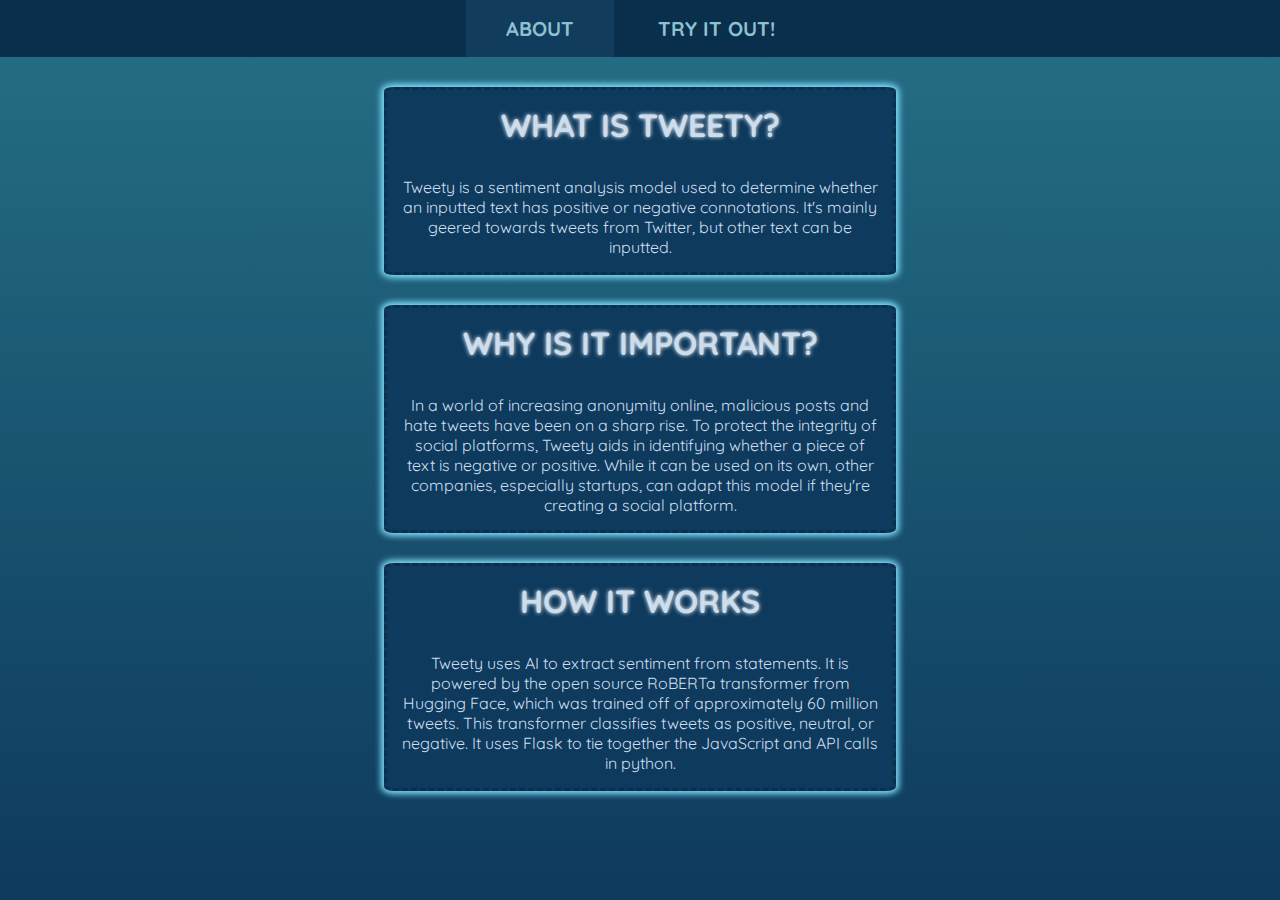
<file: index.html>
<!DOCTYPE html>
<html>

<head>
  <title>Tweety</title>
  <meta charset="utf-8">
  <meta name="viewport" content="width=device-width">
  <title>replit</title>
  <link href="style.css" rel="stylesheet" type="text/css" />
    <script src="script.js" defer></script>
<link rel="preconnect" href="https://fonts.googleapis.com">
<link rel="preconnect" href="https://fonts.gstatic.com" crossorigin>
<link href="https://fonts.googleapis.com/css2?family=Montserrat&family=Quicksand:wght@400;700&display=swap" rel="stylesheet">

</head>

<body>

   <!-- Navigation bar -->
     <nav>
       <ul>
         <li>
          <a class = "active" href="index.html">ABOUT</a> 
         </li>
         <li>
          <a href="try.html">TRY IT OUT!</a>   
        </li>
       </ul>
     </nav>

  <main>

    <div class = "about">
      <h1>WHAT IS TWEETY?</h1>
    <p> Tweety is a sentiment analysis model used to determine whether an inputted text has positive or negative connotations. It's mainly geered towards tweets from Twitter, but other text can be inputted.</p>

    </div>

    <div class = "importance">
    
  <h1>WHY IS IT IMPORTANT?</h1>
    <p> In a world of increasing anonymity online, malicious posts and hate tweets have been on a sharp rise. To protect the integrity of social platforms, Tweety aids in identifying whether a piece of text is negative or positive. While it can be used on its own, other companies, especially startups, can adapt this model if they're creating a social platform. </p>
      
      
    </div>


    <div class = "works">
     <h1>HOW IT WORKS</h1>
    <p> Tweety uses AI to extract sentiment from statements. It is powered by the open source RoBERTa transformer from Hugging Face, which was trained off of approximately 60 million tweets. This transformer classifies tweets as positive, neutral, or negative. It uses Flask to tie together the JavaScript and API calls in python.</p>

    </div>


    
  </main>

  

  
  <!--
  This script places a badge on your repl's full-browser view back to your repl's cover
  page. Try various colors for the theme: dark, light, red, orange, yellow, lime, green,
  teal, blue, blurple, magenta, pink!
  -->

</body>

</html>
</file>
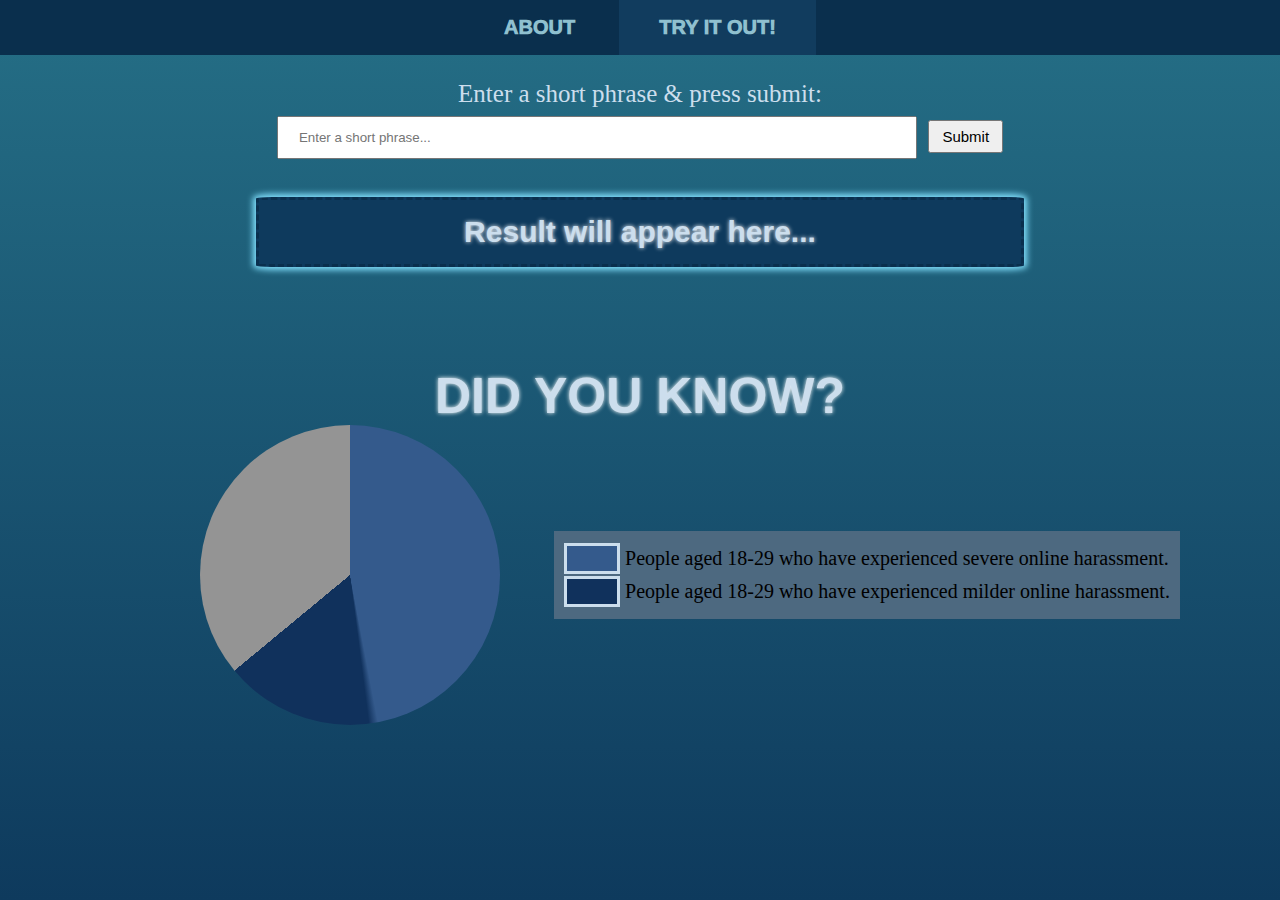
<file: try.html>
<!DOCTYPE html>
<html>

<head>
  <title>Tweety</title>
  <meta charset="utf-8">
  <meta name="viewport" content="width=device-width">
  <title>replit</title>
  <link href="style.css" rel="stylesheet" type="text/css" />
    <script src="script.js" defer></script>
</head>

<body>

   <!-- Navigation bar -->
     <nav>
       <ul>
         <li>
          <a href="index.html">ABOUT</a> 
         </li>
         <li>
          <a class = "active" href="try.html">TRY IT OUT!</a>   
        </li>
       </ul>
     </nav>

  <main>
    
<label id="enterPhrase"> Enter a short phrase & press submit: </label>
    <p></p>
<input id = "userInput" type="text" placeholder="Enter a short phrase...">

<button onclick = "analyzeText()" id = "enterBtn">Submit</button>

<h2 id = "result"> Result will appear here...</h2>



  <h1 id = "header"> DID YOU KNOW? </h1>
<div id = "wrapper">
      
  <div id = "pieChart"> </div>
        
  <div id = "pieKey"> 
    <div class="entry">
      <div id="color-lightBlue" class="entry-color">            </div>
      <div class="entry-text">People aged 18-29 who have experienced severe online harassment.</div>
    </div>
    <div class="entry">
      <div id="color-blue" class="entry-color">            </div>
      <div class="entry-text">People aged 18-29 who have experienced milder online harassment.</div>
    </div>
        
  </div>
</div>


    
  </main>

  
  <!--
  This script places a badge on your repl's full-browser view back to your repl's cover
  page. Try various colors for the theme: dark, light, red, orange, yellow, lime, green,
  teal, blue, blurple, magenta, pink!
  -->

</body>

</html>
</file>
<file: style.css>
*
{
  margin:0px;
  padding:0px;
  text-align:center;
}

html {
  height: 100%;
  width: 100%;
}

/* STYLE NAV BAR */
nav {
  list-style-type: none;
  background-color: #0a2f4d;
  overflow:hidden;
  padding: 1em;
  text-align: center;
}
ul {
  list-style-type: none;
}
li{
  display: inline;
}

li a{
 
  text-decoration: none;
  font-size:20px;
  color: #8fc0cf;
  padding: 2em;
  font-family: 'Quicksand', sans-serif;
  font-weight:1000;
}

li a:hover:not(.active){
  background-color: #021c30;
}

.active {
  background-color: #113c5e;
}

h1 {
  margin-bottom: 1em;
  text-shadow:0 0 4px white;
  font-family: 'Quicksand', sans-serif;
}

body
{
  background-image:linear-gradient(#256f86, #0e3a5d);
   background-color: #0e3a5d;
}

/* STYLE text boxes */

@keyframes boxIn
{
  from
  {
    opacity:0;
  }
  to
  {
    opacity:100;
  }
}

.about
{
  animation: boxIn 3s;
  background-color: #0e3a5d;
  color:#ccdeed;
  border-radius: 2%;
  padding: 15px;
  margin-top: 30px;
  margin-left: 30%;
  margin-right: 30%;
  font-family: 'Quicksand', sans-serif;
  border-color: #0a2f4d;
  box-shadow: 0px 0px 6px 3px #82e1fe;
  border-style: dashed;
}

.importance
{
  animation: boxIn 5s;
  background-color: #0e3a5d;
  color:#ccdeed;
  border-radius: 2%;
  padding: 15px;
  margin-top: 30px;
  margin-left: 30%;
  margin-right: 30%;
  font-family: 'Quicksand', sans-serif;
  border-color: #0a2f4d;
  box-shadow: 0px 0px 6px 3px #82e1fe;
  border-style: dashed;
}

.works
{
  animation: boxIn 7s;
  background-color: #0e3a5d;
  color:#ccdeed;
  border-radius: 2%;
  padding: 15px;
  margin-top: 30px;
  margin-left: 30%;
  margin-right: 30%;
  font-family: 'Quicksand', sans-serif;
  border-color: #0a2f4d;
  box-shadow: 0px 0px 6px 3px #82e1fe;
  border-style: dashed;
}



input[type=text] {
  width: 50%;
  padding: 12px 20px;
  margin: 8px 0;
  box-sizing: border-box;
  text-align:left;
}

input[type=text]:focus {
  background-color:#d0dbf2;
}

#enterPhrase
{
  display:inline-block;
  margin-top:1em;
  font-size:25px;
  color:#ccdeed;
}

#enterBtn
{
  display:inline-block;
  padding: 6px 12px;
  font-size:15px;
  cursor:pointer;
  margin-left:0.5em;
}

#enterBtn:hover
{
  background-color:white;
}

.disabled
{
  opacity:0.5;
  cursor:not-allowed;
}

#result
{
  background-color: #0e3a5d;
  color:#ccdeed;
  border-radius: 2%;
  padding: 15px;
  margin-top: 1em;
  font-size: 30px;
  text-shadow:0 0 4px white;
  font-family: 'Quicksand', sans-serif;
  margin-left: 20%;
  margin-right: 20%;
  border-color: #0a2f4d;
  box-shadow: 0px 0px 6px 3px #82e1fe;
  border-style: dashed;
}

#header{
  margin-top:2em;
  color:#ccdeed;
  font-size:50px;
  margin-bottom:0em;
}

.wrapper
{
  text-align: center;
  display:inline-block;
  align-items: center;
  justify-content: center;
  flex-direction:row;
}

#pieChart
{
  display: inline-block;
  height:300px;
  width:300px;
  border-radius:50%;
  background: conic-gradient(#345a8c 0.00% 47%, #10315c 48% 64%, #949494 64%);
  margin-left:100px;
  vertical-align: middle;
}

#pieKey
{
  display: inline-block;
  margin-left:50px;
  padding:10px;
  background-color:#4d6980;
  vertical-align: middle;
}

.entry {
  display: flex;
  align-items: center;
  font-size:20px;
  margin-bottom:2px;
  margin-top:2px;
  
}

.entry-color {
    height: 25px;
    width: 50px;
  border-style:solid;
  color:#ccdeed;
}

.entry-text {
  margin-left: 5px;
}

#color-lightBlue
{
  background-color:#345a8c;
}

#color-blue
{
  background-color:#10315c;
}
</file>
